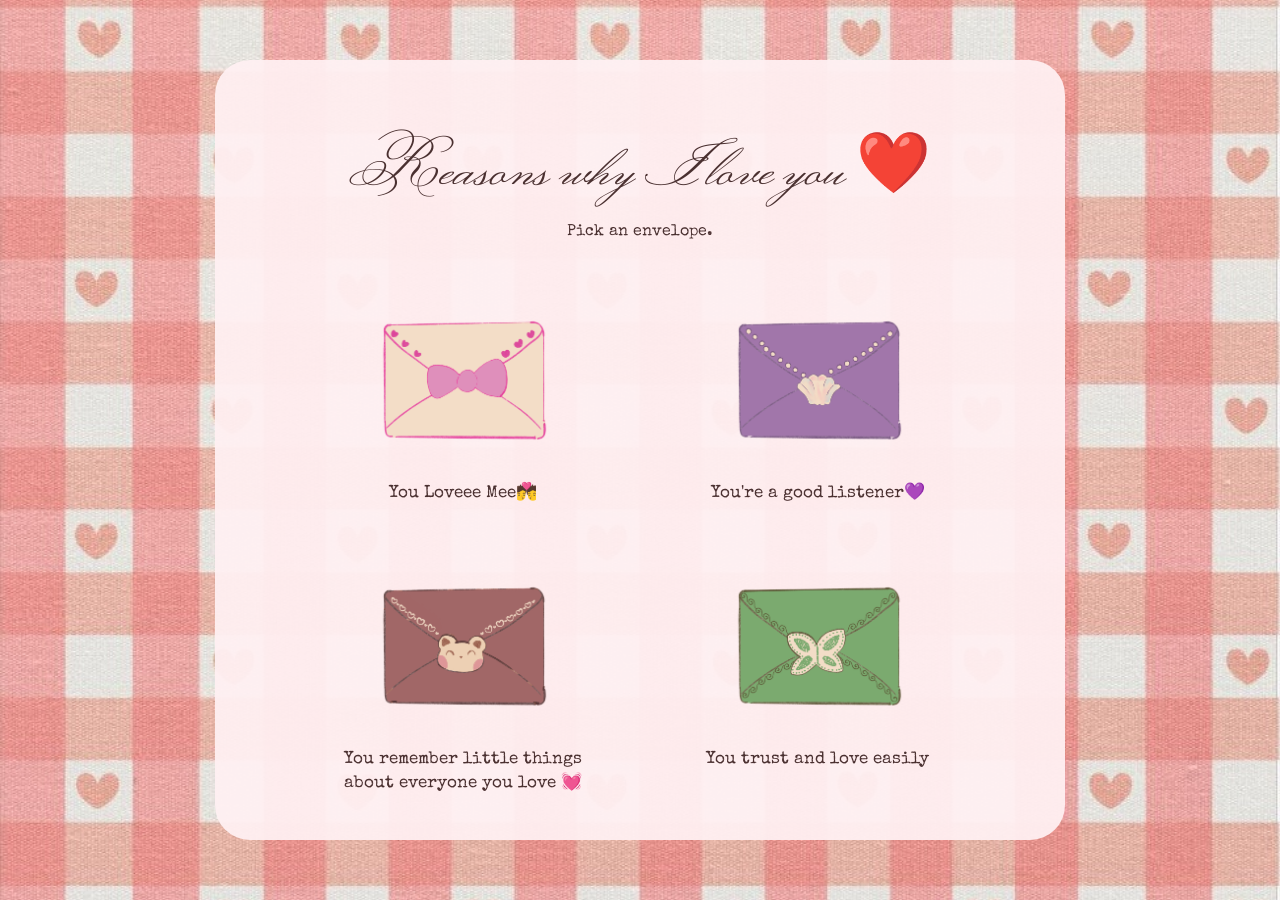
<file: index.html>
<!doctype html>
<html lang="en">
    <head>
        <meta charset="UTF-8" />
        <meta name="viewport" content="width=device-width, initial-scale=1.0" />

        <title>Open When Letters</title>

        <link rel="stylesheet" href="style.css"/>
    </head>

    <body>
        <main class="home">
            <h1>Reasons why I love you ❤️</h1>
            <p>Pick an envelope.</p>

            <section class="envelope-grid">
                <a href="letter.html?letter=miss-you" class="envelope">
                    <img src="images/miss-you.png" alt="Why I Love You - Reason 1" />
                    <p>You Loveee Mee💏 </p>
                </a>
                <a href="letter.html?letter=bad-day" class="envelope">
                    <img src="images/bad-day.png" alt="Why I Love You - Reason 2" />
                    <p>You're a good listener💜</p>
                </a>
                <a href="letter.html?letter=need-a-hug" class="envelope">
                    <img src="images/need-a-hug.png" alt="Why I Love You - Reason 3" />
                    <p>You remember little things about everyone you love 💓 </p>
                </a>
                <a href="letter.html?letter=cant-sleep" class="envelope">
                    <img src="images/cant-sleep.png" alt="Why I Love You - Reason 4" />
                    <p>You trust and love easily </p>
                </a>
                <a href="letter.html?letter=love-you" class="envelope">
                    <img src="images/love-you.png" alt="Why I Love You - Reason 5" />
                    <p>You are loyal</p>
                </a>
                <a href="letter.html?letter=thinking-of-you" class="envelope">
                    <img src="images/thinking-of-you.png" alt="Why I Love You - Reason 6" />
                    <p>You are one of the kindest people I know</p>
                </a>

            </section>
        </main>
    </body>

</html>
</file>
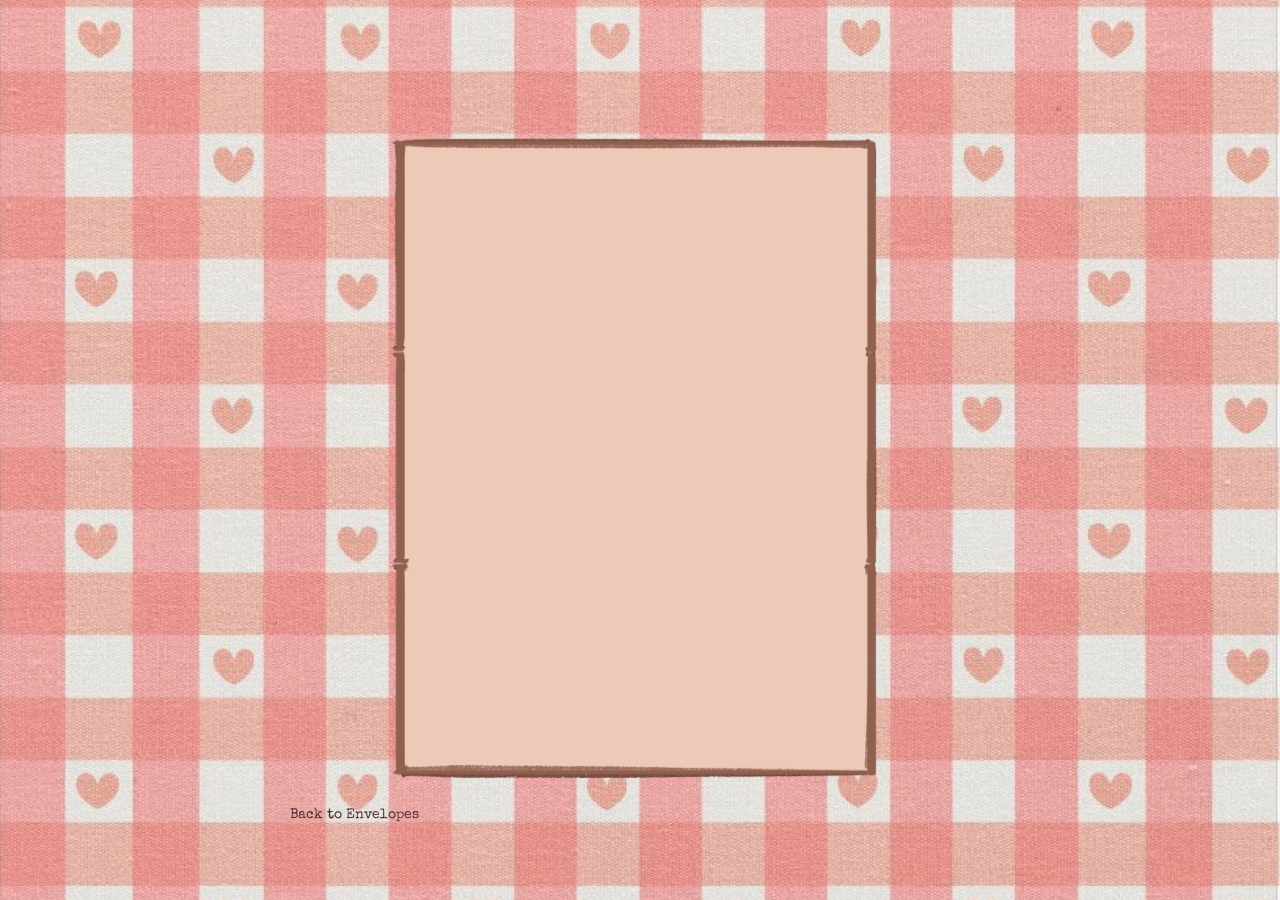
<file: letter.html>
<!doctype html>
<html lang="en">
  <head>
    <meta charset="UTF-8" />
    <meta name="viewport" content="width=device-width, initial-scale=1.0" />

    <title>Your Letter</title>

    <link rel="stylesheet" href="style.css" />
  </head>
  <body>
    <main class="letter-page">
      <div class="letter-container">
        <img
          src="images/envelope-opening.GIF"
          alt="Opening Letter"
          class="opening-gif"
        />
        <div class="letter-text hidden">
          <h1 id="letter-title"></h1>
          <p id="letter-message"></p>
        </div>
      </div>
      <a href="index.html" class="back-link"> Back to Envelopes </a>
    </main>
    <script src="script.js"></script>
  </body>
</html>
</file>
<file: style.css>
@import url('https://fonts.googleapis.com/css2?family=Monsieur+La+Doulaise&family=Special+Elite&display=swap');

* {
    box-sizing: border-box;
}

body {
    margin: 0;
    min-height: 100vh;

    background-image: url("images/bg.jpg");
    background-size: cover;
    background-position: center;
    background-repeat: no-repeat;
    background-attachment: fixed;

    color: #4a3030;
    font-family: "Special Elite", monospace;

    display: flex;
    align-items: center;
    justify-content: center;
}

a {
    color: inherit;
}

/* Home Page */

.home {
    width: 850px;
    max-width: 90vw;

    height: 780px;
    max-height: 90vh;

    background: rgba(255, 241, 243, 0.94);

    border-radius: 35px;
    padding: 60px 70px;

    overflow-y: auto;

    scrollbar-width: none;
    -ms-overflow-style: none;
}

.home::-webkit-scrollbar {
    display: none;
}

.home h1 {
    margin: 0 0 10px;
    font-family: "Monsieur La Doulaise", cursive;
    font-size: 60px;
    font-weight: 400;
    text-align: center;
}

.home > p {
    margin: 0 0 45px;
    text-align: center;
}

/* Envelope Grid */

.envelope-grid {
    display: grid;

    grid-template-columns: 1fr 1fr;

    gap: 45px 60px;
    width: 650px;
    max-width: 100%;
    margin: 0 auto;
}

.envelope {
    width: 260px;
    justify-self: center;
    text-align: center;
    text-decoration: none;
    transition: transform 0.2s ease;
}

.envelope img {
    display: block;

    width: 250px;
    height: 185px;
    margin: 0 auto;

    object-fit: contain;
}

.envelope p {
    margin: 12px 0 0;
    font-size: 17px;
    line-height: 1.4;
}

.envelope:hover {
    transform: translateY(-6px);
}

/* Letter Page */
.letter-container {
    position: relative;
    width: 700px;
    max-width: 90vw;
    margin-top: 30px;
}

.opening-gif {
    display: block;
    width: 100%;
    height: auto;
}

.letter-text {
    position: absolute;
    top: 50%;
    left: 50%;

    transform: translate(-50%, -50%);

    width: 55%;

    text-align: center;
    opacity: 1;
    transition: opacity 1.5s ease;
}

.letter-text.hidden {
    opacity: 0;
}

.letter-text h1 {
    margin: 0 0 20px;
    font-size: 24px;
    font-weight: normal;
}

.letter-text p {
    margin: 0;
    font-size: 16px;
    line-height: 1.6;
}

.back-link {
    margin-top: 30px;
    font-size: 14px;
    text-decoration: none;
}

.back-link:hover{
    text-decoration: underline;
}

/* mobile version */
@media (max-width: 600px) {

  body {
    padding: 20px 0;
  }


  /* HOME */

  .home {
    width: 90vw;

    height: 80vh;

    padding: 40px 15px;

    border-radius: 25px;

    overflow-y: auto;

    /* Hide scrollbar */
    scrollbar-width: none;
    -ms-overflow-style: none;
  }

  .home::-webkit-scrollbar {
    display: none;
  }

  .home h1 {
    font-size: 42px;
  }

  .home > p {
    margin-bottom: 30px;
  }


  /* ENVELOPES */

  .envelope-grid {
    width: 100%;

    grid-template-columns: 1fr 1fr;

    gap: 30px 0;

    justify-items: center;
  }

  .envelope {
    width: 150px;

    justify-self: center;
  }

  .envelope img {
    width: 150px;
    height: 115px;
  }

  .envelope p {
    margin-top: 8px;

    font-size: 14px;
  }


  /* LETTER */

  .letter-page {
    padding: 30px 15px;
  }

  .letter-container {
    width: 95vw;

    margin-top: 20px;
  }

  .letter-text {
    width: 55%;
  }

  .letter-text h1 {
    margin-bottom: 12px;

    font-size: 18px;
  }

  .letter-text p {
    font-size: 12px;
    line-height: 1.5;
  }


  /* BACK LINK */

  .back-link {
    margin-top: 20px;

    font-size: 13px;
  }
}
</file>
